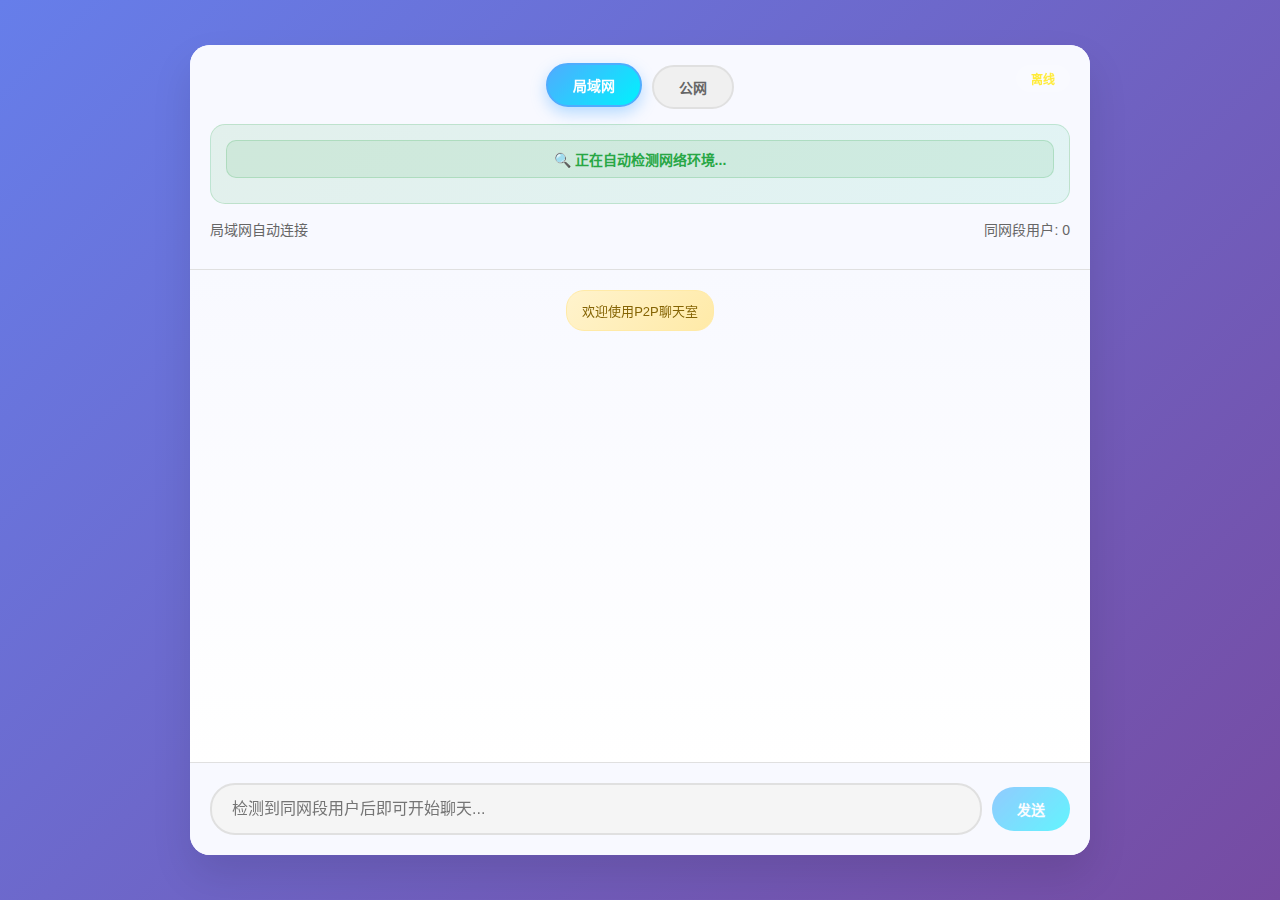
<file: index.html>
<!DOCTYPE html>
<html lang="zh-CN">
<head>
    <meta charset="UTF-8">
    <meta name="viewport" content="width=device-width, initial-scale=1.0">
    <title>P2P聊天室 - 智能自动连接</title>
    <link rel="stylesheet" href="assets/styles.css">
</head>
<body>
    <div class="chat-container">
        <div class="room-section" id="modeSection">
            <div class="section-header">
                <div class="connection-mode">
                    <button class="mode-btn active" id="lanMode" data-mode="lan">局域网</button>
                    <button class="mode-btn" id="internetMode" data-mode="internet">公网</button>
                </div>
                <div class="connection-status status-disconnected" id="connectionStatus">
                    <span class="status-dot"></span>
                    <span class="status-text">离线</span>
                </div>
            </div>
            
            <!-- 局域网模式：自动连接状态 -->
            <div class="auto-connect-info" id="autoConnectInfo">
                <div class="auto-status" id="autoStatus">
                    🔍 正在自动检测网络环境...
                </div>
                
            </div>
            
            <!-- 公网模式：手动输入（默认隐藏） -->
            <div class="manual-connect-info" id="manualConnectInfo" style="display: none;">
                <div class="room-controls">
                    <input type="text" id="roomInput" placeholder="输入房间号..." maxlength="20">
                    <button class="btn btn-primary" id="joinBtn">加入房间</button>
                    <button class="btn btn-secondary" id="leaveBtn" style="display: none;">离开房间</button>
                </div>
            </div>
            
            <div class="room-info">
                <span id="roomInfo">局域网自动连接</span>
                <span id="userCount">同网段用户: 0</span>
            </div>
        </div>

        <div class="chat-messages" id="chatMessages">
            <div class="message message-system">
                欢迎使用P2P聊天室
            </div>
        </div>

        <div class="chat-input">
            <div class="input-group">
                <input type="text" id="messageInput" placeholder="检测到同网段用户后即可开始聊天..." disabled>
                <button class="btn btn-primary" id="sendBtn" disabled>发送</button>
            </div>
        </div>
    </div>

    <script>
        // 页面加载时的模式切换逻辑
        document.addEventListener('DOMContentLoaded', () => {
            const lanMode = document.getElementById('lanMode');
            const internetMode = document.getElementById('internetMode');
            const autoConnectInfo = document.getElementById('autoConnectInfo');
            const manualConnectInfo = document.getElementById('manualConnectInfo');
            const roomInfo = document.getElementById('roomInfo');
            const userCount = document.getElementById('userCount');
            const messageInput = document.getElementById('messageInput');

            // 模式切换函数
            function switchMode(mode) {
                // 更新按钮状态
                document.querySelectorAll('.mode-btn').forEach(btn => btn.classList.remove('active'));
                
                if (mode === 'lan') {
                    lanMode.classList.add('active');
                    // 显示自动连接界面
                    autoConnectInfo.style.display = 'block';
                    manualConnectInfo.style.display = 'none';
                    roomInfo.textContent = '局域网自动连接';
                    userCount.textContent = '同网段用户: 0';
                    messageInput.placeholder = '检测到同网段用户后即可开始聊天...';
                } else {
                    internetMode.classList.add('active');
                    // 显示手动连接界面
                    autoConnectInfo.style.display = 'none';
                    manualConnectInfo.style.display = 'block';
                    roomInfo.textContent = '未连接到房间';
                    userCount.textContent = '在线用户: 0';
                    messageInput.placeholder = '加入房间后即可开始聊天...';
                }
            }

            // 绑定模式切换事件
            lanMode.addEventListener('click', () => switchMode('lan'));
            internetMode.addEventListener('click', () => switchMode('internet'));

            // 默认设置为局域网模式
            switchMode('lan');
        });
    </script>
    <script src="assets/config.js"></script>
    <script src="assets/app.js"></script>
</body>
</html>
</file>
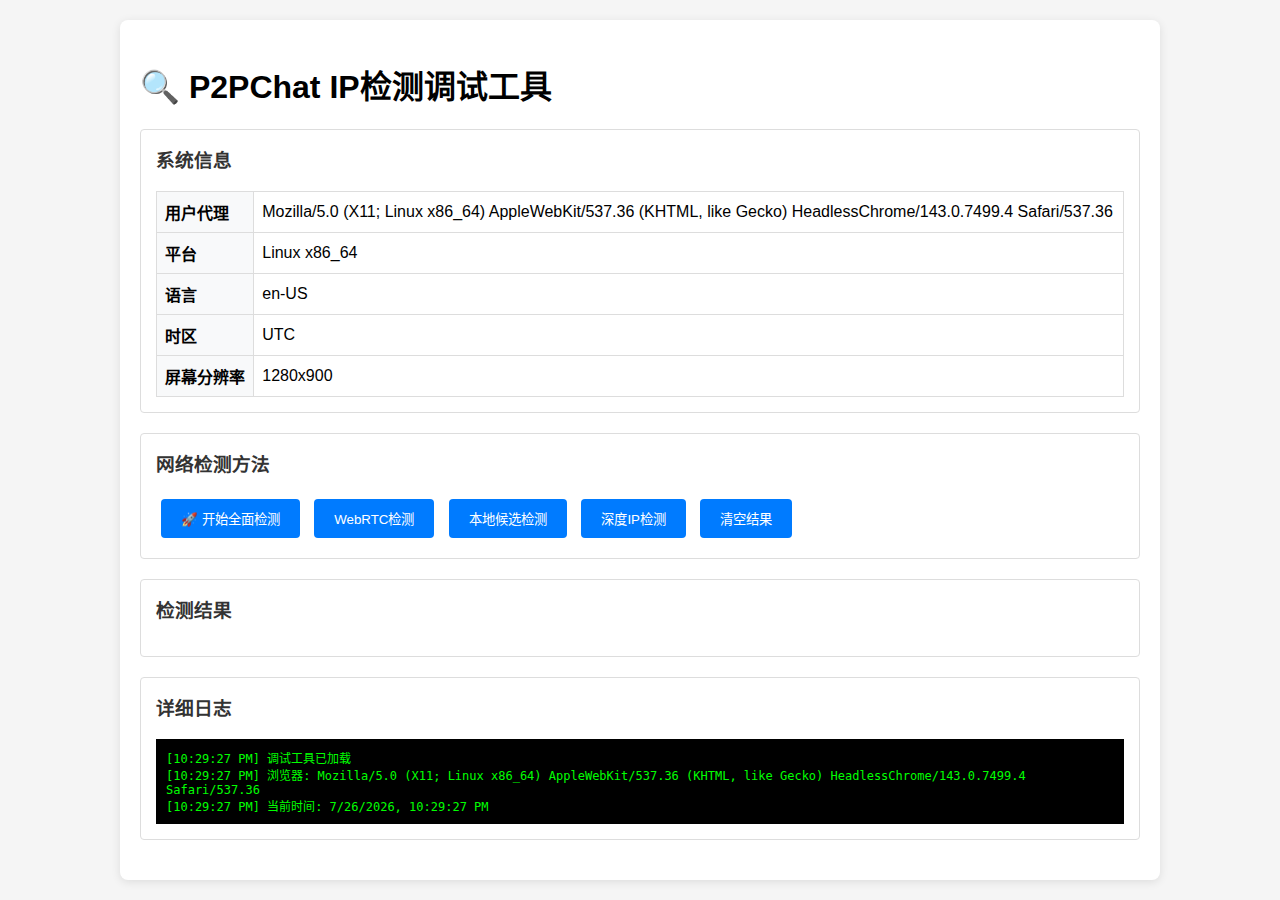
<file: debug_ip.html>
<!DOCTYPE html>
<html lang="zh-CN">
<head>
    <meta charset="UTF-8">
    <meta name="viewport" content="width=device-width, initial-scale=1.0">
    <title>IP检测调试工具</title>
    <style>
        body { font-family: Arial, sans-serif; margin: 20px; background: #f5f5f5; }
        .container { max-width: 1000px; margin: 0 auto; background: white; padding: 20px; border-radius: 8px; box-shadow: 0 2px 10px rgba(0,0,0,0.1); }
        .section { margin: 20px 0; padding: 15px; border: 1px solid #ddd; border-radius: 4px; }
        .section h3 { margin-top: 0; color: #333; }
        .result { background: #f8f9fa; padding: 10px; border-left: 4px solid #007bff; margin: 10px 0; }
        .error { border-left-color: #dc3545; background: #f8d7da; }
        .success { border-left-color: #28a745; background: #d4edda; }
        .warning { border-left-color: #ffc107; background: #fff3cd; }
        button { background: #007bff; color: white; border: none; padding: 10px 20px; margin: 5px; border-radius: 4px; cursor: pointer; }
        button:hover { background: #0056b3; }
        .info-table { width: 100%; border-collapse: collapse; }
        .info-table th, .info-table td { border: 1px solid #ddd; padding: 8px; text-align: left; }
        .info-table th { background: #f8f9fa; }
        #log { max-height: 300px; overflow-y: auto; background: #000; color: #00ff00; padding: 10px; font-family: monospace; font-size: 12px; }
    </style>
</head>
<body>
    <div class="container">
        <h1>🔍 P2PChat IP检测调试工具</h1>
        
        <div class="section">
            <h3>系统信息</h3>
            <table class="info-table">
                <tr><th>用户代理</th><td id="userAgent"></td></tr>
                <tr><th>平台</th><td id="platform"></td></tr>
                <tr><th>语言</th><td id="language"></td></tr>
                <tr><th>时区</th><td id="timezone"></td></tr>
                <tr><th>屏幕分辨率</th><td id="screen"></td></tr>
            </table>
        </div>

        <div class="section">
            <h3>网络检测方法</h3>
            <button onclick="detectAllMethods()">🚀 开始全面检测</button>
            <button onclick="detectWebRTC()">WebRTC检测</button>
            <button onclick="detectLocalCandidates()">本地候选检测</button>
            <button onclick="detectRealIP()">深度IP检测</button>
            <button onclick="clearResults()">清空结果</button>
        </div>

        <div class="section">
            <h3>检测结果</h3>
            <div id="results"></div>
        </div>

        <div class="section">
            <h3>详细日志</h3>
            <div id="log"></div>
        </div>
    </div>

    <script>
        // 初始化系统信息
        document.getElementById('userAgent').textContent = navigator.userAgent;
        document.getElementById('platform').textContent = navigator.platform;
        document.getElementById('language').textContent = navigator.language;
        document.getElementById('timezone').textContent = Intl.DateTimeFormat().resolvedOptions().timeZone;
        document.getElementById('screen').textContent = `${screen.width}x${screen.height}`;

        function log(message) {
            const logDiv = document.getElementById('log');
            const timestamp = new Date().toLocaleTimeString();
            logDiv.innerHTML += `<div>[${timestamp}] ${message}</div>`;
            logDiv.scrollTop = logDiv.scrollHeight;
        }

        function addResult(title, content, type = 'result') {
            const resultsDiv = document.getElementById('results');
            const resultDiv = document.createElement('div');
            resultDiv.className = `result ${type}`;
            resultDiv.innerHTML = `<strong>${title}:</strong><br>${content}`;
            resultsDiv.appendChild(resultDiv);
        }

        function clearResults() {
            document.getElementById('results').innerHTML = '';
            document.getElementById('log').innerHTML = '';
        }

        function isPrivateIP(ip) {
            const parts = ip.split('.').map(Number);
            return (
                (parts[0] === 10) ||
                (parts[0] === 172 && parts[1] >= 16 && parts[1] <= 31) ||
                (parts[0] === 192 && parts[1] === 168) ||
                (parts[0] === 169 && parts[1] === 254)
            );
        }

        async function detectWebRTC() {
            log('开始WebRTC检测...');
            
            try {
                const stunServers = [
                    'stun:stun.qq.com:3478',
                    'stun:stun.miwifi.com:3478',
                    'stun:stun.l.google.com:19302'
                ];

                for (const stunServer of stunServers) {
                    log(`尝试STUN服务器: ${stunServer}`);
                    
                    const ip = await new Promise((resolve, reject) => {
                        const timeout = setTimeout(() => {
                            pc.close();
                            reject(new Error('超时'));
                        }, 8000);

                        const pc = new RTCPeerConnection({
                            iceServers: [{ urls: stunServer }]
                        });

                        pc.createDataChannel('test');
                        
                        pc.onicecandidate = (event) => {
                            if (event.candidate) {
                                const candidate = event.candidate.candidate;
                                log(`收到候选: ${candidate}`);
                                
                                const ipRegex = /(\d+\.\d+\.\d+\.\d+)/g;
                                const matches = candidate.match(ipRegex);
                                
                                if (matches) {
                                    for (const ip of matches) {
                                        log(`发现IP: ${ip} (私有: ${isPrivateIP(ip)})`);
                                        if (isPrivateIP(ip)) {
                                            clearTimeout(timeout);
                                            pc.close();
                                            resolve(ip);
                                            return;
                                        }
                                    }
                                }
                            }
                        };

                        pc.createOffer()
                            .then(offer => pc.setLocalDescription(offer))
                            .catch(reject);
                    });

                    if (ip) {
                        addResult(`WebRTC检测成功 (${stunServer})`, `检测到IP: ${ip}`, 'success');
                        return ip;
                    }
                }
                
                addResult('WebRTC检测', '所有STUN服务器都未返回私有IP', 'warning');
                
            } catch (error) {
                log(`WebRTC检测失败: ${error.message}`);
                addResult('WebRTC检测失败', error.message, 'error');
            }
        }

        async function detectLocalCandidates() {
            log('开始本地候选检测...');
            
            try {
                const result = await new Promise((resolve, reject) => {
                    const timeout = setTimeout(() => {
                        pc.close();
                        reject(new Error('本地候选检测超时'));
                    }, 5000);

                    const pc = new RTCPeerConnection({
                        iceServers: [] // 不使用STUN
                    });

                    pc.createDataChannel('local');
                    const foundIPs = new Set();
                    
                    pc.onicecandidate = (event) => {
                        if (event.candidate) {
                            const candidate = event.candidate.candidate;
                            log(`本地候选: ${candidate}`);
                            
                            const ipRegex = /(\d+\.\d+\.\d+\.\d+)/g;
                            const matches = candidate.match(ipRegex);
                            
                            if (matches) {
                                matches.forEach(ip => {
                                    foundIPs.add(ip);
                                    log(`本地发现IP: ${ip} (私有: ${isPrivateIP(ip)})`);
                                });
                            }
                        } else {
                            // 候选收集完成
                            clearTimeout(timeout);
                            pc.close();
                            
                            const privateIPs = Array.from(foundIPs).filter(isPrivateIP);
                            if (privateIPs.length > 0) {
                                resolve(privateIPs[0]);
                            } else {
                                reject(new Error('未找到私有IP'));
                            }
                        }
                    };

                    pc.createOffer()
                        .then(offer => pc.setLocalDescription(offer))
                        .catch(reject);
                });

                addResult('本地候选检测成功', `检测到IP: ${result}`, 'success');
                return result;
                
            } catch (error) {
                log(`本地候选检测失败: ${error.message}`);
                addResult('本地候选检测失败', error.message, 'error');
            }
        }

        async function detectRealIP() {
            log('开始深度IP检测...');
            
            try {
                const result = await new Promise((resolve, reject) => {
                    const timeout = setTimeout(() => {
                        pc.close();
                        reject(new Error('深度检测超时'));
                    }, 15000);

                    const pc = new RTCPeerConnection({
                        iceServers: [
                            { urls: 'stun:stun.qq.com:3478' },
                            { urls: 'stun:stun.miwifi.com:3478' }
                        ]
                    });

                    pc.createDataChannel('deep');
                    
                    const allCandidates = [];
                    const allIPs = new Set();
                    
                    pc.onicecandidate = (event) => {
                        if (event.candidate) {
                            const candidate = event.candidate.candidate;
                            allCandidates.push(candidate);
                            log(`深度候选: ${candidate}`);
                            
                            const ipRegex = /(\d+\.\d+\.\d+\.\d+)/g;
                            const matches = candidate.match(ipRegex);
                            
                            if (matches) {
                                matches.forEach(ip => allIPs.add(ip));
                            }
                        } else {
                            // 候选收集完成，分析所有IP
                            clearTimeout(timeout);
                            pc.close();
                            
                            log(`总共收集到 ${allCandidates.length} 个候选，${allIPs.size} 个唯一IP`);
                            
                            const privateIPs = Array.from(allIPs).filter(isPrivateIP);
                            const publicIPs = Array.from(allIPs).filter(ip => !isPrivateIP(ip));
                            
                            log(`私有IP: ${privateIPs.join(', ')}`);
                            log(`公网IP: ${publicIPs.join(', ')}`);
                            
                            // 分析最佳IP
                            let bestIP = null;
                            if (privateIPs.length > 0) {
                                // 优先192.168.x.x
                                const homeIPs = privateIPs.filter(ip => ip.startsWith('192.168.'));
                                bestIP = homeIPs.length > 0 ? homeIPs[0] : privateIPs[0];
                            } else if (publicIPs.length > 0) {
                                // 从公网IP推断
                                bestIP = inferPrivateFromPublic(publicIPs[0]);
                            }
                            
                            if (bestIP) {
                                resolve({
                                    ip: bestIP,
                                    analysis: {
                                        totalCandidates: allCandidates.length,
                                        totalIPs: allIPs.size,
                                        privateIPs: privateIPs,
                                        publicIPs: publicIPs
                                    }
                                });
                            } else {
                                reject(new Error('无法确定最佳IP'));
                            }
                        }
                    };

                    pc.createOffer()
                        .then(offer => pc.setLocalDescription(offer))
                        .catch(reject);
                });

                const analysisText = `
                    最佳IP: ${result.ip}<br>
                    总候选数: ${result.analysis.totalCandidates}<br>
                    总IP数: ${result.analysis.totalIPs}<br>
                    私有IP: ${result.analysis.privateIPs.join(', ') || '无'}<br>
                    公网IP: ${result.analysis.publicIPs.join(', ') || '无'}
                `;
                
                addResult('深度IP检测成功', analysisText, 'success');
                return result.ip;
                
            } catch (error) {
                log(`深度检测失败: ${error.message}`);
                addResult('深度IP检测失败', error.message, 'error');
            }
        }

        function inferPrivateFromPublic(publicIP) {
            log(`从公网IP推断私有IP: ${publicIP}`);
            const parts = publicIP.split('.').map(Number);
            
            if (parts[0] >= 112 && parts[0] <= 125) {
                return '192.168.1.100'; // 电信
            } else if (parts[0] >= 183 && parts[0] <= 223) {
                return '192.168.0.100'; // 移动/联通
            } else {
                return '192.168.1.100'; // 默认
            }
        }

        async function detectAllMethods() {
            clearResults();
            log('=== 开始全面IP检测 ===');
            
            addResult('检测开始', '正在运行所有检测方法...', 'warning');
            
            const results = [];
            
            // 方法1: WebRTC
            const webrtcIP = await detectWebRTC();
            if (webrtcIP) results.push({ method: 'WebRTC', ip: webrtcIP });
            
            // 方法2: 本地候选
            const localIP = await detectLocalCandidates();
            if (localIP) results.push({ method: '本地候选', ip: localIP });
            
            // 方法3: 深度检测
            const deepIP = await detectRealIP();
            if (deepIP) results.push({ method: '深度检测', ip: deepIP });
            
            // 汇总结果
            if (results.length > 0) {
                let summary = '<h4>检测汇总:</h4>';
                results.forEach(result => {
                    summary += `<div><strong>${result.method}:</strong> ${result.ip}</div>`;
                });
                
                // 推荐IP
                const recommendedIP = results[0].ip; // 使用第一个成功的方法
                summary += `<div style="margin-top: 10px; font-size: 16px;"><strong>推荐使用:</strong> <span style="color: #007bff;">${recommendedIP}</span></div>`;
                
                addResult('检测完成', summary, 'success');
            } else {
                addResult('检测失败', '所有检测方法都失败了', 'error');
            }
            
            log('=== 全面检测完成 ===');
        }

        // 页面加载完成后自动获取一些基本信息
        window.onload = () => {
            log('调试工具已加载');
            log(`浏览器: ${navigator.userAgent}`);
            log(`当前时间: ${new Date().toLocaleString()}`);
        };
    </script>
</body>
</html>
</file>
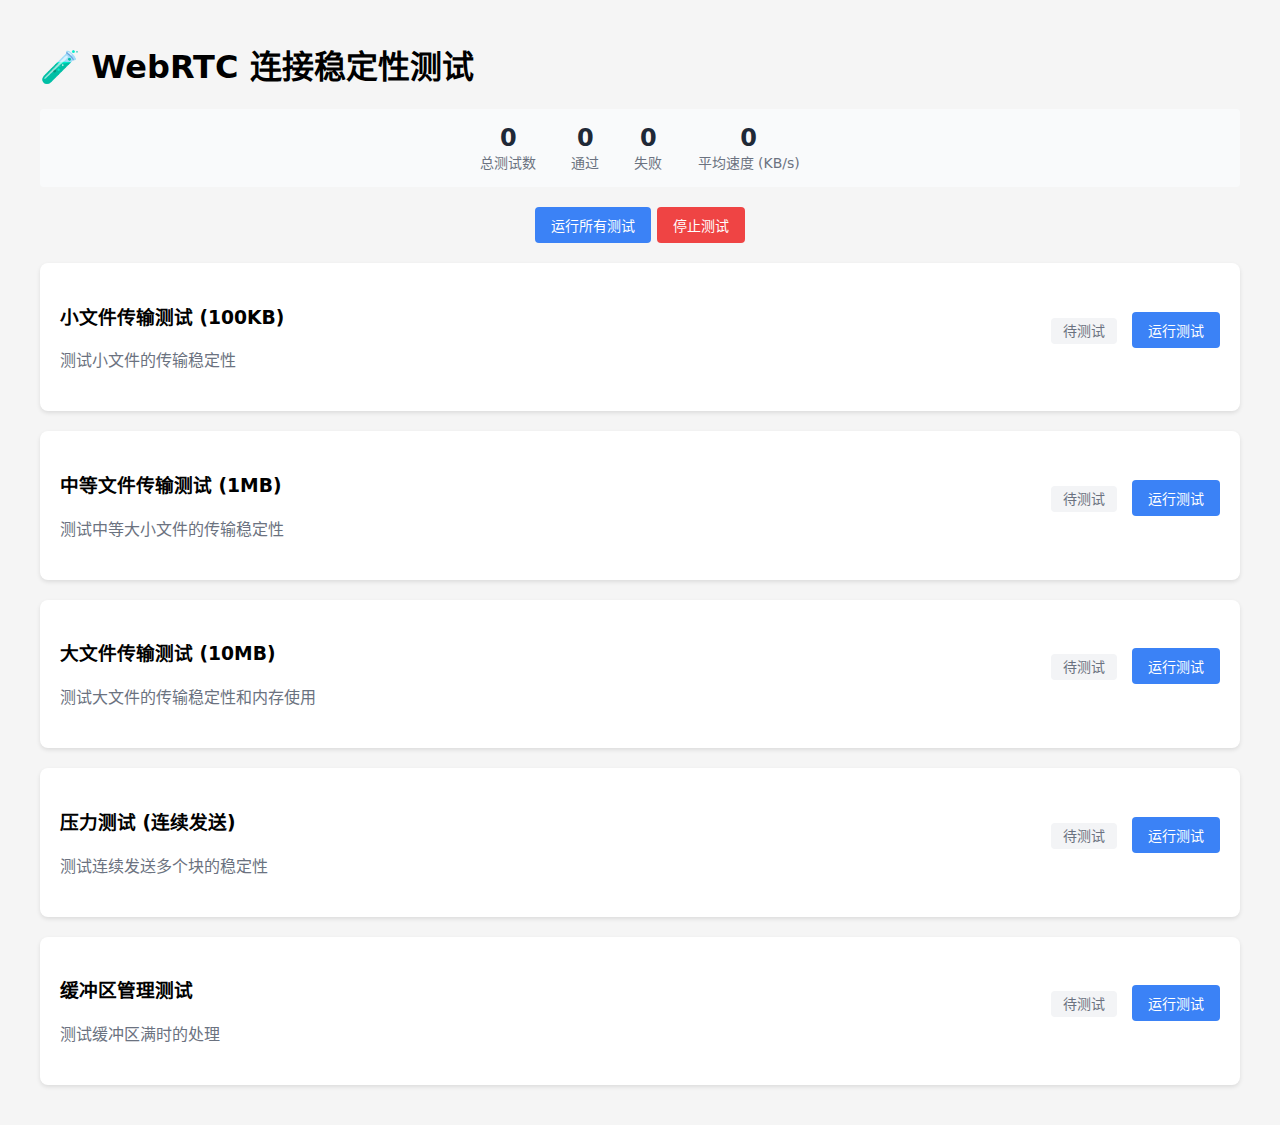
<file: test-connection-stability.html>
<!DOCTYPE html>
<html lang="zh-CN">
<head>
    <meta charset="UTF-8">
    <meta name="viewport" content="width=device-width, initial-scale=1.0">
    <title>连接稳定性测试</title>
    <style>
        body {
            font-family: -apple-system, system-ui, sans-serif;
            max-width: 1200px;
            margin: 0 auto;
            padding: 20px;
            background: #f5f5f5;
        }
        .test-container {
            background: white;
            border-radius: 8px;
            padding: 20px;
            margin-bottom: 20px;
            box-shadow: 0 2px 4px rgba(0,0,0,0.1);
        }
        .test-header {
            display: flex;
            justify-content: space-between;
            align-items: center;
            margin-bottom: 15px;
        }
        .test-status {
            padding: 5px 12px;
            border-radius: 4px;
            font-size: 14px;
            font-weight: 500;
        }
        .status-pending { background: #f3f4f6; color: #6b7280; }
        .status-running { background: #fef3c7; color: #d97706; }
        .status-passed { background: #d1fae5; color: #065f46; }
        .status-failed { background: #fee2e2; color: #991b1b; }
        .test-output {
            background: #f9fafb;
            border: 1px solid #e5e7eb;
            border-radius: 4px;
            padding: 12px;
            font-family: monospace;
            font-size: 13px;
            max-height: 200px;
            overflow-y: auto;
            white-space: pre-wrap;
        }
        .btn {
            padding: 8px 16px;
            border: none;
            border-radius: 4px;
            cursor: pointer;
            font-size: 14px;
            font-weight: 500;
            transition: all 0.2s;
        }
        .btn-primary {
            background: #3b82f6;
            color: white;
        }
        .btn-primary:hover {
            background: #2563eb;
        }
        .btn-danger {
            background: #ef4444;
            color: white;
        }
        .btn-danger:hover {
            background: #dc2626;
        }
        .summary {
            margin-top: 20px;
            padding: 15px;
            background: #f9fafb;
            border-radius: 4px;
            text-align: center;
        }
        .metric {
            display: inline-block;
            margin: 0 15px;
        }
        .metric-value {
            font-size: 24px;
            font-weight: bold;
            color: #1f2937;
        }
        .metric-label {
            font-size: 14px;
            color: #6b7280;
        }
    </style>
</head>
<body>
    <h1>🧪 WebRTC 连接稳定性测试</h1>
    
    <div class="summary">
        <div class="metric">
            <div class="metric-value" id="totalTests">0</div>
            <div class="metric-label">总测试数</div>
        </div>
        <div class="metric">
            <div class="metric-value" id="passedTests">0</div>
            <div class="metric-label">通过</div>
        </div>
        <div class="metric">
            <div class="metric-value" id="failedTests">0</div>
            <div class="metric-label">失败</div>
        </div>
        <div class="metric">
            <div class="metric-value" id="avgSpeed">0</div>
            <div class="metric-label">平均速度 (KB/s)</div>
        </div>
    </div>
    
    <div style="margin: 20px 0; text-align: center;">
        <button class="btn btn-primary" onclick="runAllTests()">运行所有测试</button>
        <button class="btn btn-danger" onclick="stopAllTests()">停止测试</button>
    </div>
    
    <div id="tests"></div>
    
    <script>
        // 测试配置
        const tests = [
            {
                id: 'small-file',
                name: '小文件传输测试 (100KB)',
                description: '测试小文件的传输稳定性',
                fileSize: 100 * 1024,
                chunkSize: 4 * 1024
            },
            {
                id: 'medium-file',
                name: '中等文件传输测试 (1MB)',
                description: '测试中等大小文件的传输稳定性',
                fileSize: 1024 * 1024,
                chunkSize: 4 * 1024
            },
            {
                id: 'large-file',
                name: '大文件传输测试 (10MB)',
                description: '测试大文件的传输稳定性和内存使用',
                fileSize: 10 * 1024 * 1024,
                chunkSize: 4 * 1024
            },
            {
                id: 'stress-test',
                name: '压力测试 (连续发送)',
                description: '测试连续发送多个块的稳定性',
                fileSize: 500 * 1024,
                chunkSize: 1024,
                continuous: true
            },
            {
                id: 'buffer-test',
                name: '缓冲区管理测试',
                description: '测试缓冲区满时的处理',
                fileSize: 2 * 1024 * 1024,
                chunkSize: 16 * 1024,
                noDelay: true
            }
        ];
        
        let activeTests = new Map();
        let testResults = {
            total: 0,
            passed: 0,
            failed: 0,
            speeds: []
        };
        
        // 初始化测试UI
        function initTests() {
            const container = document.getElementById('tests');
            tests.forEach(test => {
                const testDiv = document.createElement('div');
                testDiv.className = 'test-container';
                testDiv.innerHTML = `
                    <div class="test-header">
                        <div>
                            <h3>${test.name}</h3>
                            <p style="color: #6b7280; margin: 5px 0;">${test.description}</p>
                        </div>
                        <div>
                            <span class="test-status status-pending" id="status-${test.id}">待测试</span>
                            <button class="btn btn-primary" onclick="runSingleTest('${test.id}')" style="margin-left: 10px;">
                                运行测试
                            </button>
                        </div>
                    </div>
                    <div class="test-output" id="output-${test.id}" style="display: none;"></div>
                `;
                container.appendChild(testDiv);
            });
        }
        
        // 模拟WebRTC数据通道
        class MockDataChannel {
            constructor(test) {
                this.test = test;
                this.readyState = 'open';
                this.bufferedAmount = 0;
                this.bufferedAmountLowThreshold = 16384;
                this.onbufferedamountlow = null;
                this.closed = false;
                this.sentBytes = 0;
                this.startTime = Date.now();
                
                // 模拟缓冲区处理
                this.processBuffer();
            }
            
            send(data) {
                if (this.closed || this.readyState !== 'open') {
                    throw new Error('Data channel is closed');
                }
                
                // 模拟随机连接问题
                if (Math.random() < 0.01) { // 1% 概率出现问题
                    this.readyState = 'closing';
                    setTimeout(() => {
                        if (!this.closed) {
                            this.readyState = 'open';
                        }
                    }, 100);
                    throw new Error('Connection temporarily unstable');
                }
                
                this.bufferedAmount += data.byteLength;
                this.sentBytes += data.byteLength;
            }
            
            processBuffer() {
                if (this.closed) return;
                
                // 模拟缓冲区消耗
                if (this.bufferedAmount > 0) {
                    const consumed = Math.min(this.bufferedAmount, 32 * 1024);
                    this.bufferedAmount -= consumed;
                    
                    if (this.bufferedAmount < this.bufferedAmountLowThreshold && this.onbufferedamountlow) {
                        this.onbufferedamountlow();
                    }
                }
                
                setTimeout(() => this.processBuffer(), 10);
            }
            
            close() {
                this.closed = true;
                this.readyState = 'closed';
            }
            
            getSpeed() {
                const duration = (Date.now() - this.startTime) / 1000;
                return this.sentBytes / duration / 1024; // KB/s
            }
        }
        
        // 运行单个测试
        async function runSingleTest(testId) {
            const test = tests.find(t => t.id === testId);
            if (!test) return;
            
            const statusEl = document.getElementById(`status-${testId}`);
            const outputEl = document.getElementById(`output-${testId}`);
            
            statusEl.className = 'test-status status-running';
            statusEl.textContent = '运行中...';
            outputEl.style.display = 'block';
            outputEl.textContent = '开始测试...\n';
            
            const log = (msg) => {
                outputEl.textContent += `[${new Date().toLocaleTimeString()}] ${msg}\n`;
                outputEl.scrollTop = outputEl.scrollHeight;
            };
            
            try {
                // 创建模拟数据通道
                const dataChannel = new MockDataChannel(test);
                activeTests.set(testId, dataChannel);
                
                // 模拟文件数据
                const totalChunks = Math.ceil(test.fileSize / test.chunkSize);
                let sentChunks = 0;
                let retries = 0;
                
                log(`文件大小: ${(test.fileSize / 1024).toFixed(1)} KB`);
                log(`块大小: ${test.chunkSize} bytes`);
                log(`总块数: ${totalChunks}`);
                
                // 发送数据
                for (let i = 0; i < totalChunks && dataChannel.readyState !== 'closed'; i++) {
                    const chunk = new Uint8Array(test.chunkSize);
                    
                    // 带重试的发送
                    let sent = false;
                    let attempts = 0;
                    while (!sent && attempts < 5) {
                        try {
                            // 等待缓冲区
                            while (dataChannel.bufferedAmount > 16384) {
                                await new Promise(resolve => setTimeout(resolve, 10));
                            }
                            
                            dataChannel.send(chunk);
                            sentChunks++;
                            sent = true;
                            
                            if (attempts > 0) {
                                log(`块 ${i} 在 ${attempts + 1} 次尝试后发送成功`);
                            }
                        } catch (error) {
                            attempts++;
                            retries++;
                            if (attempts >= 5) {
                                throw new Error(`发送失败: ${error.message}`);
                            }
                            await new Promise(resolve => setTimeout(resolve, 100 * attempts));
                        }
                    }
                    
                    // 进度更新
                    if (sentChunks % 50 === 0 || sentChunks === totalChunks) {
                        const progress = (sentChunks / totalChunks * 100).toFixed(1);
                        const speed = dataChannel.getSpeed();
                        log(`进度: ${progress}% | 速度: ${speed.toFixed(1)} KB/s`);
                    }
                    
                    // 添加延迟（除非是无延迟测试）
                    if (!test.noDelay) {
                        await new Promise(resolve => setTimeout(resolve, test.continuous ? 1 : 20));
                    }
                }
                
                // 测试完成
                const finalSpeed = dataChannel.getSpeed();
                testResults.speeds.push(finalSpeed);
                
                log(`\n测试完成!`);
                log(`总发送: ${(dataChannel.sentBytes / 1024).toFixed(1)} KB`);
                log(`平均速度: ${finalSpeed.toFixed(1)} KB/s`);
                log(`重试次数: ${retries}`);
                log(`成功率: ${((1 - retries / totalChunks) * 100).toFixed(1)}%`);
                
                statusEl.className = 'test-status status-passed';
                statusEl.textContent = '通过';
                testResults.passed++;
                
                dataChannel.close();
            } catch (error) {
                log(`\n错误: ${error.message}`);
                statusEl.className = 'test-status status-failed';
                statusEl.textContent = '失败';
                testResults.failed++;
            } finally {
                activeTests.delete(testId);
                testResults.total++;
                updateSummary();
            }
        }
        
        // 运行所有测试
        async function runAllTests() {
            testResults = { total: 0, passed: 0, failed: 0, speeds: [] };
            
            for (const test of tests) {
                if (activeTests.size > 0) {
                    await new Promise(resolve => setTimeout(resolve, 1000));
                }
                await runSingleTest(test.id);
            }
        }
        
        // 停止所有测试
        function stopAllTests() {
            activeTests.forEach(channel => channel.close());
            activeTests.clear();
        }
        
        // 更新统计信息
        function updateSummary() {
            document.getElementById('totalTests').textContent = testResults.total;
            document.getElementById('passedTests').textContent = testResults.passed;
            document.getElementById('failedTests').textContent = testResults.failed;
            
            if (testResults.speeds.length > 0) {
                const avgSpeed = testResults.speeds.reduce((a, b) => a + b, 0) / testResults.speeds.length;
                document.getElementById('avgSpeed').textContent = avgSpeed.toFixed(1);
            }
        }
        
        // 初始化
        initTests();
    </script>
</body>
</html>
</file>
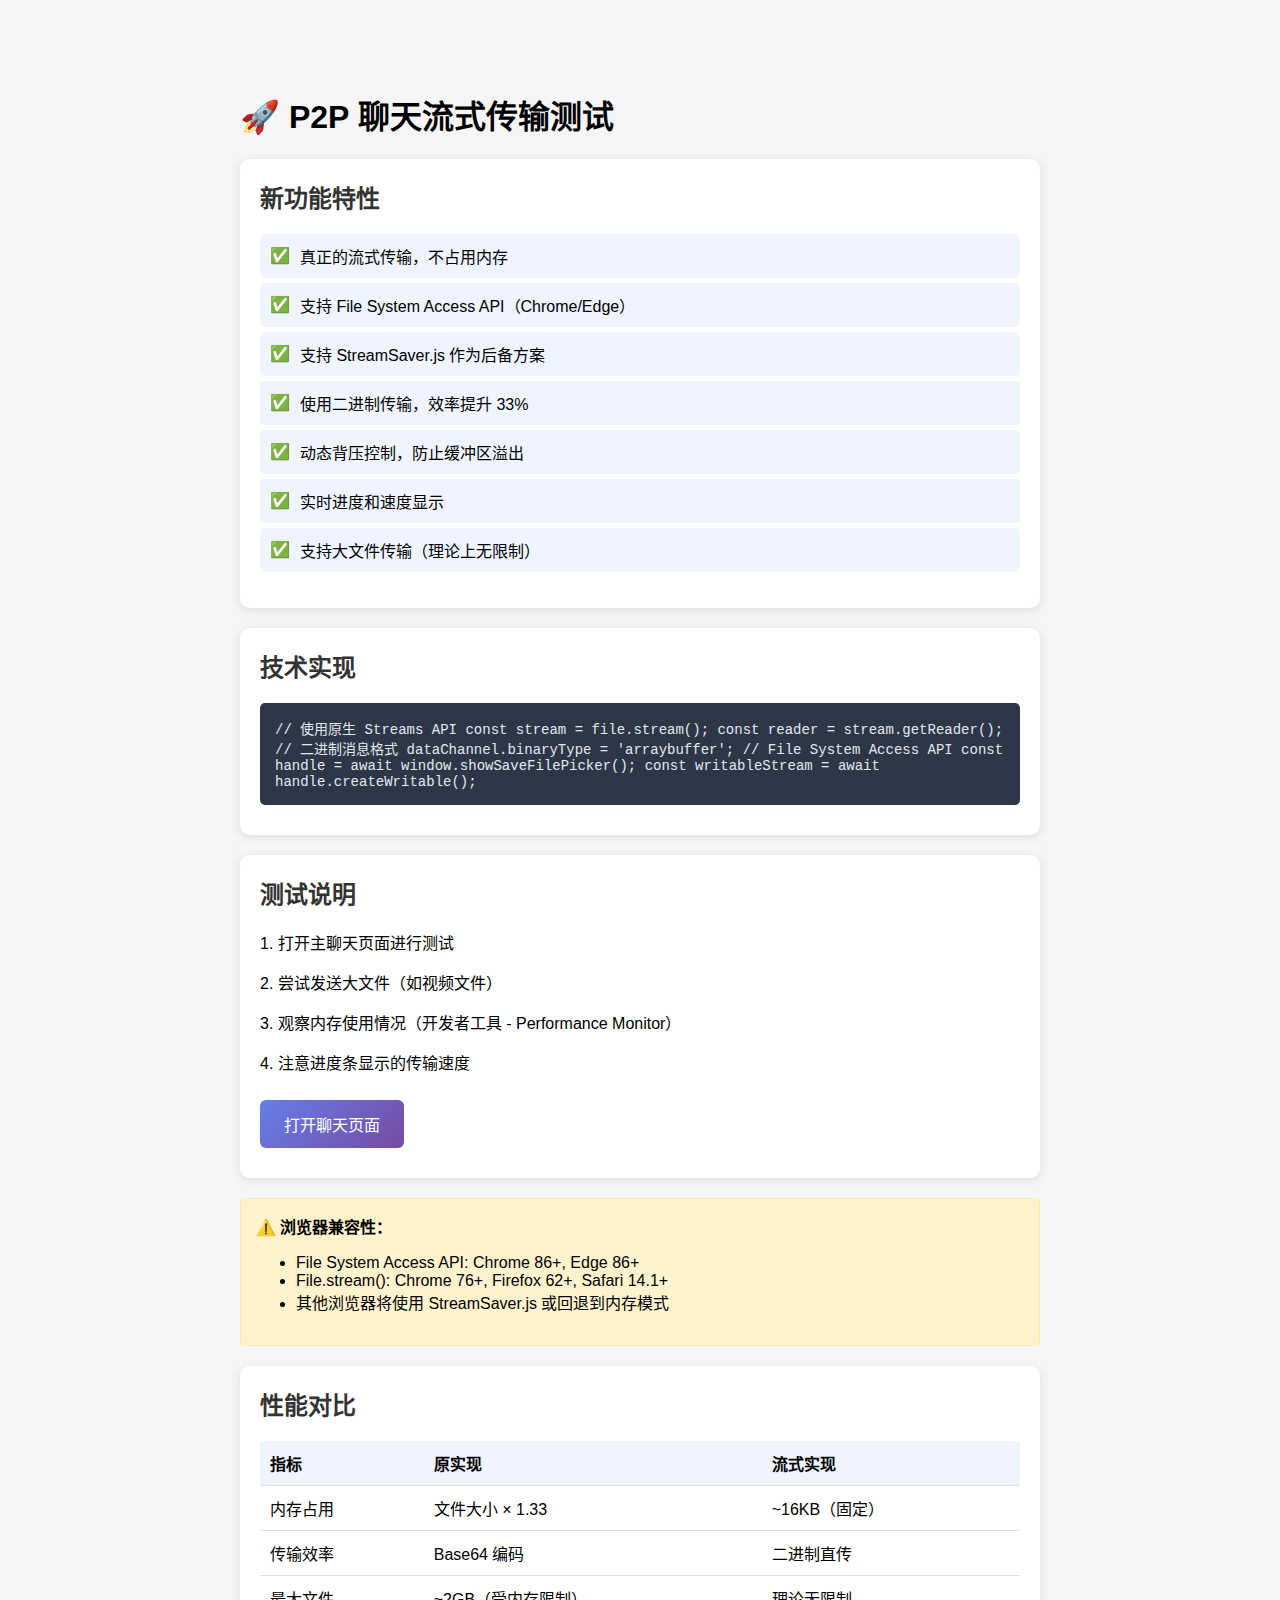
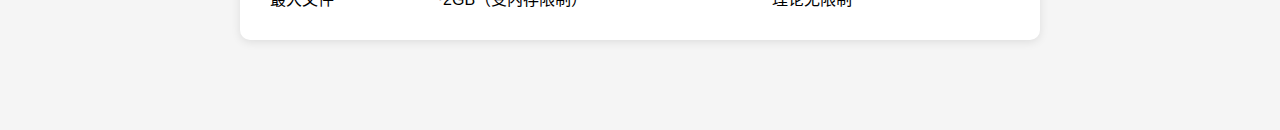
<file: test-stream.html>
<!DOCTYPE html>
<html lang="zh-CN">
<head>
    <meta charset="UTF-8">
    <meta name="viewport" content="width=device-width, initial-scale=1.0">
    <title>流式传输测试</title>
    <style>
        body {
            font-family: -apple-system, BlinkMacSystemFont, 'Segoe UI', 'Roboto', sans-serif;
            max-width: 800px;
            margin: 50px auto;
            padding: 20px;
            background: #f5f5f5;
        }
        
        .test-card {
            background: white;
            border-radius: 10px;
            padding: 20px;
            margin-bottom: 20px;
            box-shadow: 0 2px 10px rgba(0,0,0,0.1);
        }
        
        h2 {
            margin-top: 0;
            color: #333;
        }
        
        .feature-list {
            list-style: none;
            padding: 0;
        }
        
        .feature-list li {
            padding: 10px;
            margin: 5px 0;
            background: #f0f4ff;
            border-radius: 5px;
            display: flex;
            align-items: center;
        }
        
        .feature-list li:before {
            content: '✅';
            margin-right: 10px;
        }
        
        .test-button {
            background: linear-gradient(135deg, #667eea 0%, #764ba2 100%);
            color: white;
            border: none;
            padding: 12px 24px;
            border-radius: 6px;
            font-size: 16px;
            cursor: pointer;
            margin: 10px 0;
            transition: transform 0.2s;
        }
        
        .test-button:hover {
            transform: translateY(-2px);
        }
        
        .warning {
            background: #fff3cd;
            border: 1px solid #ffeaa7;
            padding: 15px;
            border-radius: 5px;
            margin: 20px 0;
        }
        
        .code-block {
            background: #2d3748;
            color: #e2e8f0;
            padding: 15px;
            border-radius: 5px;
            overflow-x: auto;
            font-family: 'Consolas', 'Monaco', monospace;
            font-size: 14px;
            margin: 10px 0;
        }
    </style>
</head>
<body>
    <h1>🚀 P2P 聊天流式传输测试</h1>
    
    <div class="test-card">
        <h2>新功能特性</h2>
        <ul class="feature-list">
            <li>真正的流式传输，不占用内存</li>
            <li>支持 File System Access API（Chrome/Edge）</li>
            <li>支持 StreamSaver.js 作为后备方案</li>
            <li>使用二进制传输，效率提升 33%</li>
            <li>动态背压控制，防止缓冲区溢出</li>
            <li>实时进度和速度显示</li>
            <li>支持大文件传输（理论上无限制）</li>
        </ul>
    </div>
    
    <div class="test-card">
        <h2>技术实现</h2>
        <div class="code-block">
// 使用原生 Streams API
const stream = file.stream();
const reader = stream.getReader();

// 二进制消息格式
dataChannel.binaryType = 'arraybuffer';

// File System Access API
const handle = await window.showSaveFilePicker();
const writableStream = await handle.createWritable();
        </div>
    </div>
    
    <div class="test-card">
        <h2>测试说明</h2>
        <p>1. 打开主聊天页面进行测试</p>
        <p>2. 尝试发送大文件（如视频文件）</p>
        <p>3. 观察内存使用情况（开发者工具 - Performance Monitor）</p>
        <p>4. 注意进度条显示的传输速度</p>
        
        <button class="test-button" onclick="window.location.href='index.html'">
            打开聊天页面
        </button>
    </div>
    
    <div class="warning">
        <strong>⚠️ 浏览器兼容性：</strong>
        <ul>
            <li>File System Access API: Chrome 86+, Edge 86+</li>
            <li>File.stream(): Chrome 76+, Firefox 62+, Safari 14.1+</li>
            <li>其他浏览器将使用 StreamSaver.js 或回退到内存模式</li>
        </ul>
    </div>
    
    <div class="test-card">
        <h2>性能对比</h2>
        <table style="width: 100%; border-collapse: collapse;">
            <tr style="background: #f0f4ff;">
                <th style="padding: 10px; text-align: left;">指标</th>
                <th style="padding: 10px; text-align: left;">原实现</th>
                <th style="padding: 10px; text-align: left;">流式实现</th>
            </tr>
            <tr>
                <td style="padding: 10px; border-top: 1px solid #e0e0e0;">内存占用</td>
                <td style="padding: 10px; border-top: 1px solid #e0e0e0;">文件大小 × 1.33</td>
                <td style="padding: 10px; border-top: 1px solid #e0e0e0;">~16KB（固定）</td>
            </tr>
            <tr>
                <td style="padding: 10px; border-top: 1px solid #e0e0e0;">传输效率</td>
                <td style="padding: 10px; border-top: 1px solid #e0e0e0;">Base64 编码</td>
                <td style="padding: 10px; border-top: 1px solid #e0e0e0;">二进制直传</td>
            </tr>
            <tr>
                <td style="padding: 10px; border-top: 1px solid #e0e0e0;">最大文件</td>
                <td style="padding: 10px; border-top: 1px solid #e0e0e0;">~2GB（受内存限制）</td>
                <td style="padding: 10px; border-top: 1px solid #e0e0e0;">理论无限制</td>
            </tr>
        </table>
    </div>
</body>
</html>
</file>
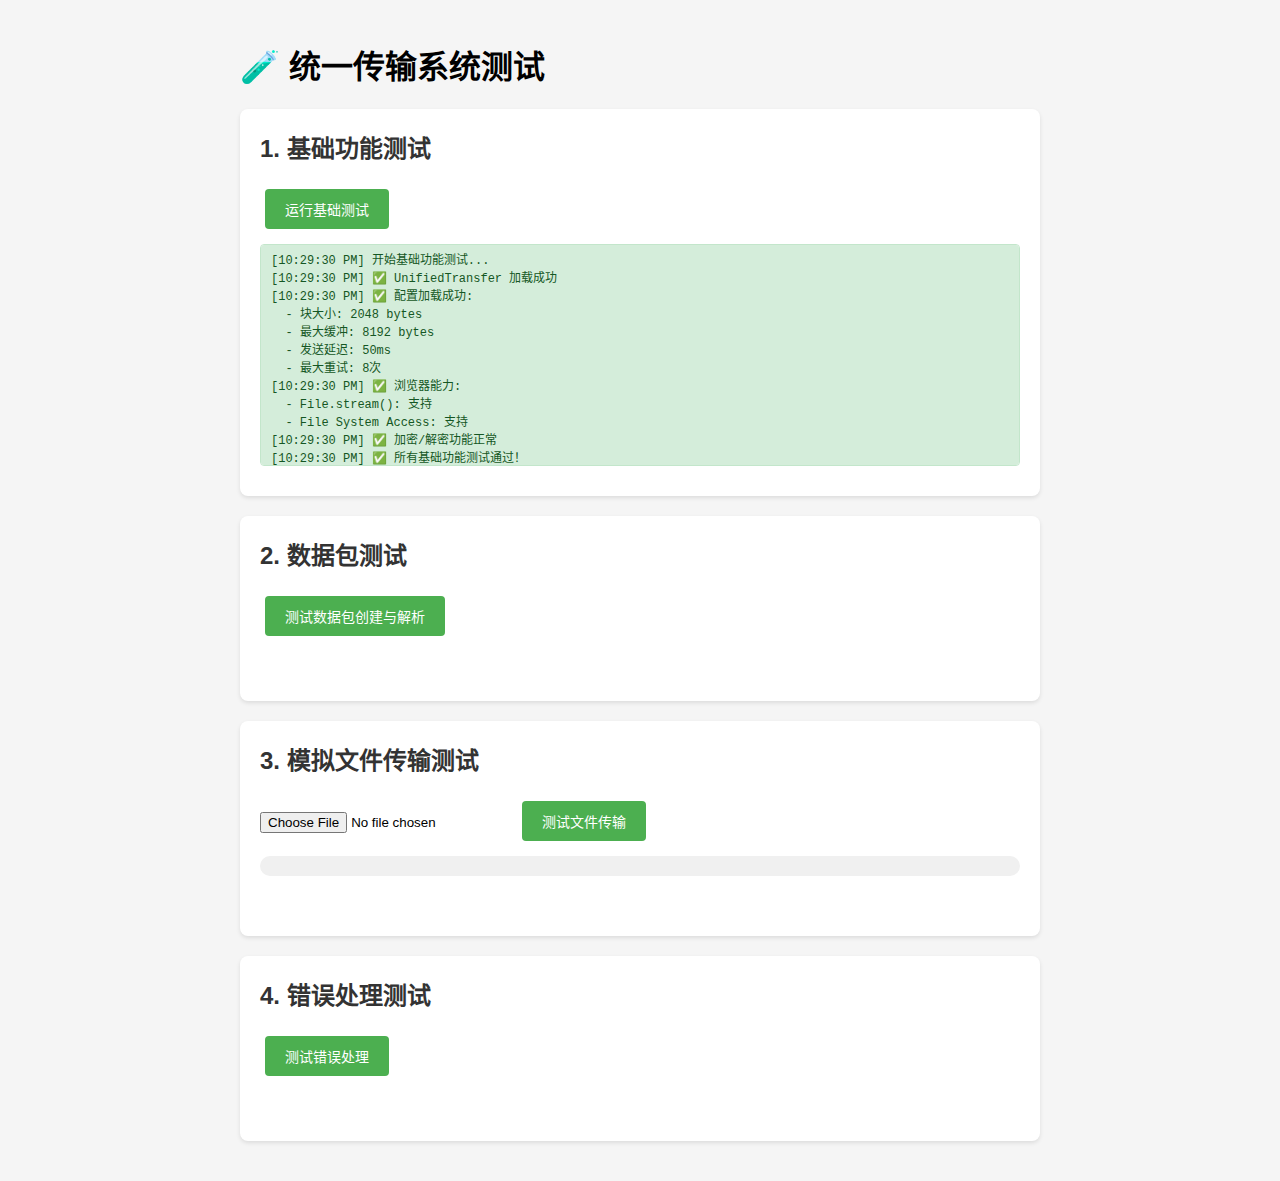
<file: test-unified-transfer.html>
<!DOCTYPE html>
<html lang="zh-CN">
<head>
    <meta charset="UTF-8">
    <meta name="viewport" content="width=device-width, initial-scale=1.0">
    <title>统一传输系统测试</title>
    <style>
        body {
            font-family: Arial, sans-serif;
            max-width: 800px;
            margin: 0 auto;
            padding: 20px;
            background: #f5f5f5;
        }
        .test-section {
            background: white;
            padding: 20px;
            margin: 20px 0;
            border-radius: 8px;
            box-shadow: 0 2px 4px rgba(0,0,0,0.1);
        }
        h2 {
            color: #333;
            margin-top: 0;
        }
        .test-button {
            background: #4CAF50;
            color: white;
            border: none;
            padding: 10px 20px;
            margin: 5px;
            border-radius: 4px;
            cursor: pointer;
            font-size: 14px;
        }
        .test-button:hover {
            background: #45a049;
        }
        .test-button:disabled {
            background: #ccc;
            cursor: not-allowed;
        }
        .result {
            margin: 10px 0;
            padding: 10px;
            border-radius: 4px;
            font-family: monospace;
            font-size: 12px;
            white-space: pre-wrap;
            max-height: 200px;
            overflow-y: auto;
        }
        .success {
            background: #d4edda;
            color: #155724;
            border: 1px solid #c3e6cb;
        }
        .error {
            background: #f8d7da;
            color: #721c24;
            border: 1px solid #f5c6cb;
        }
        .info {
            background: #d1ecf1;
            color: #0c5460;
            border: 1px solid #bee5eb;
        }
        .progress {
            width: 100%;
            height: 20px;
            background: #f0f0f0;
            border-radius: 10px;
            overflow: hidden;
            margin: 10px 0;
        }
        .progress-bar {
            height: 100%;
            background: #4CAF50;
            width: 0%;
            transition: width 0.3s;
        }
        #fileInput {
            margin: 10px 0;
        }
    </style>
</head>
<body>
    <h1>🧪 统一传输系统测试</h1>
    
    <div class="test-section">
        <h2>1. 基础功能测试</h2>
        <button class="test-button" onclick="testBasicFunctions()">运行基础测试</button>
        <div id="basicResult" class="result"></div>
    </div>
    
    <div class="test-section">
        <h2>2. 数据包测试</h2>
        <button class="test-button" onclick="testPacketCreation()">测试数据包创建与解析</button>
        <div id="packetResult" class="result"></div>
    </div>
    
    <div class="test-section">
        <h2>3. 模拟文件传输测试</h2>
        <input type="file" id="fileInput">
        <button class="test-button" onclick="testFileTransfer()">测试文件传输</button>
        <div class="progress">
            <div id="progressBar" class="progress-bar"></div>
        </div>
        <div id="transferResult" class="result"></div>
    </div>
    
    <div class="test-section">
        <h2>4. 错误处理测试</h2>
        <button class="test-button" onclick="testErrorHandling()">测试错误处理</button>
        <div id="errorResult" class="result"></div>
    </div>

    <script src="assets/unified-transfer.js"></script>
    <script>
        function log(elementId, message, type = 'info') {
            const element = document.getElementById(elementId);
            const timestamp = new Date().toLocaleTimeString();
            element.className = `result ${type}`;
            element.textContent += `[${timestamp}] ${message}\n`;
            element.scrollTop = element.scrollHeight;
        }
        
        function clearLog(elementId) {
            document.getElementById(elementId).textContent = '';
        }
        
        // 1. 基础功能测试
        function testBasicFunctions() {
            clearLog('basicResult');
            log('basicResult', '开始基础功能测试...');
            
            try {
                // 测试是否加载成功
                if (window.unifiedTransfer) {
                    log('basicResult', '✅ UnifiedTransfer 加载成功');
                } else {
                    throw new Error('UnifiedTransfer 未加载');
                }
                
                // 测试配置
                const config = window.unifiedTransfer.config;
                log('basicResult', `✅ 配置加载成功:
  - 块大小: ${config.chunkSize} bytes
  - 最大缓冲: ${config.maxBuffered} bytes
  - 发送延迟: ${config.sendDelay}ms
  - 最大重试: ${config.maxRetries}次`);
                
                // 测试能力检测
                const caps = window.unifiedTransfer.capabilities;
                log('basicResult', `✅ 浏览器能力:
  - File.stream(): ${caps.fileStream ? '支持' : '不支持'}
  - File System Access: ${caps.fileSystemAccess ? '支持' : '不支持'}`);
                
                // 测试加密功能
                const testData = new Uint8Array([1, 2, 3, 4, 5]);
                const encrypted = window.unifiedTransfer.encryptDecrypt(testData, config.secretKey);
                const decrypted = window.unifiedTransfer.encryptDecrypt(encrypted, config.secretKey);
                
                if (testData.every((val, idx) => val === decrypted[idx])) {
                    log('basicResult', '✅ 加密/解密功能正常');
                } else {
                    throw new Error('加密/解密测试失败');
                }
                
                log('basicResult', '✅ 所有基础功能测试通过！', 'success');
                
            } catch (error) {
                log('basicResult', `❌ 测试失败: ${error.message}`, 'error');
            }
        }
        
        // 2. 数据包测试
        function testPacketCreation() {
            clearLog('packetResult');
            log('packetResult', '开始数据包测试...');
            
            try {
                const ut = window.unifiedTransfer;
                
                // 测试数据
                const testData = new Uint8Array([72, 101, 108, 108, 111]); // "Hello"
                const fileId = '1752466001924-testfile123';
                const chunkIndex = 42;
                const type = 1;
                
                log('packetResult', `创建测试数据包:
  - 类型: ${type}
  - 文件ID: ${fileId}
  - 块索引: ${chunkIndex}
  - 数据: [${Array.from(testData).join(', ')}]`);
                
                // 创建数据包
                const packet = ut.createPacket(type, fileId, chunkIndex, testData);
                log('packetResult', `✅ 数据包创建成功，大小: ${packet.byteLength} bytes`);
                
                // 解析数据包
                const parsed = ut.parsePacket(packet);
                log('packetResult', `✅ 数据包解析成功:
  - 类型: ${parsed.type}
  - 文件ID: ${parsed.fileId}
  - 块索引: ${parsed.chunkIndex}
  - 数据长度: ${parsed.data.length} bytes`);
                
                // 验证
                if (parsed.type === type && 
                    parsed.fileId === fileId && 
                    parsed.chunkIndex === chunkIndex &&
                    parsed.data.length === testData.length) {
                    log('packetResult', '✅ 数据包完整性验证通过！', 'success');
                } else {
                    throw new Error('数据包验证失败');
                }
                
            } catch (error) {
                log('packetResult', `❌ 测试失败: ${error.message}`, 'error');
            }
        }
        
        // 3. 文件传输测试
        async function testFileTransfer() {
            clearLog('transferResult');
            const fileInput = document.getElementById('fileInput');
            const progressBar = document.getElementById('progressBar');
            
            if (!fileInput.files.length) {
                log('transferResult', '❌ 请先选择一个文件', 'error');
                return;
            }
            
            const file = fileInput.files[0];
            log('transferResult', `开始传输文件: ${file.name} (${(file.size / 1024).toFixed(2)} KB)`);
            
            try {
                // 创建模拟数据通道
                const mockChannel = {
                    readyState: 'open',
                    bufferedAmount: 0,
                    send: function(data) {
                        // 模拟发送延迟
                        this.bufferedAmount += data.byteLength;
                        setTimeout(() => {
                            this.bufferedAmount = Math.max(0, this.bufferedAmount - data.byteLength);
                        }, 10);
                        
                        // 模拟接收
                        setTimeout(() => {
                            window.unifiedTransfer.handlePacket(data);
                        }, 20);
                    }
                };
                
                // 先创建接收器
                const fileMetadata = {
                    fileId: Date.now() + '-test',
                    fileName: file.name,
                    fileSize: file.size,
                    fileType: file.type
                };
                
                log('transferResult', '创建接收器...');
                await window.unifiedTransfer.startReceiving(
                    fileMetadata,
                    (progress, speed) => {
                        progressBar.style.width = progress + '%';
                        log('transferResult', `接收进度: ${progress.toFixed(2)}% | 速度: ${(speed / 1024).toFixed(2)} KB/s`);
                    },
                    () => {
                        log('transferResult', '✅ 文件接收完成！', 'success');
                    },
                    (error) => {
                        log('transferResult', `❌ 接收错误: ${error.message}`, 'error');
                    }
                );
                
                // 开始发送
                log('transferResult', '开始发送...');
                await window.unifiedTransfer.startSending(
                    file,
                    fileMetadata.fileId,
                    mockChannel,
                    (progress, speed) => {
                        log('transferResult', `发送进度: ${progress.toFixed(2)}% | 速度: ${(speed / 1024).toFixed(2)} KB/s`);
                    },
                    () => {
                        log('transferResult', '✅ 文件发送完成！', 'success');
                    },
                    (error) => {
                        log('transferResult', `❌ 发送错误: ${error.message}`, 'error');
                    }
                );
                
            } catch (error) {
                log('transferResult', `❌ 测试失败: ${error.message}`, 'error');
            }
        }
        
        // 4. 错误处理测试
        async function testErrorHandling() {
            clearLog('errorResult');
            log('errorResult', '开始错误处理测试...');
            
            try {
                const ut = window.unifiedTransfer;
                
                // 测试1: 无效数据包
                log('errorResult', '测试1: 解析无效数据包');
                try {
                    ut.parsePacket(new ArrayBuffer(10));
                    log('errorResult', '❌ 应该抛出错误但没有', 'error');
                } catch (error) {
                    log('errorResult', `✅ 正确捕获错误: ${error.message}`);
                }
                
                // 测试2: 关闭的通道
                log('errorResult', '\n测试2: 使用关闭的通道');
                const closedChannel = {
                    readyState: 'closed',
                    bufferedAmount: 0,
                    send: () => { throw new Error('Channel closed'); }
                };
                
                const testFile = new File(['test'], 'test.txt');
                try {
                    await ut.startSending(
                        testFile,
                        'test-id',
                        closedChannel,
                        () => {},
                        () => {},
                        (error) => {
                            log('errorResult', `✅ 正确处理通道关闭: ${error.message}`);
                        }
                    );
                } catch (error) {
                    log('errorResult', `✅ 捕获预期错误: ${error.message}`);
                }
                
                // 测试3: 缓冲区超时
                log('errorResult', '\n测试3: 缓冲区超时');
                const slowChannel = {
                    readyState: 'open',
                    bufferedAmount: 100000, // 大缓冲量
                    send: () => {}
                };
                
                // 临时减少超时时间以加快测试
                const originalMaxAttempts = 200;
                ut.waitForBuffer = function(dataChannel) {
                    return new Promise((resolve, reject) => {
                        setTimeout(() => reject(new Error('Buffer wait timeout')), 100);
                    });
                };
                
                try {
                    await ut.startSending(
                        testFile,
                        'test-id-2',
                        slowChannel,
                        () => {},
                        () => {},
                        (error) => {
                            log('errorResult', `✅ 正确处理缓冲区超时: ${error.message}`);
                        }
                    );
                } catch (error) {
                    log('errorResult', `✅ 捕获超时错误: ${error.message}`);
                }
                
                log('errorResult', '\n✅ 所有错误处理测试通过！', 'success');
                
            } catch (error) {
                log('errorResult', `❌ 测试失败: ${error.message}`, 'error');
            }
        }
        
        // 页面加载时运行基础测试
        window.onload = () => {
            testBasicFunctions();
        };
    </script>
</body>
</html>
</file>
<file: assets/styles.css>
* {
    margin: 0;
    padding: 0;
    box-sizing: border-box;
}

body {
    font-family: 'Segoe UI', Tahoma, Geneva, Verdana, sans-serif;
    background: linear-gradient(135deg, #667eea 0%, #764ba2 100%);
    height: 100vh;
    display: flex;
    justify-content: center;
    align-items: center;
}

.chat-container {
    width: 90%;
    max-width: 800px;
    height: 90vh;
    background: rgba(255, 255, 255, 0.95);
    border-radius: 20px;
    box-shadow: 0 20px 40px rgba(0, 0, 0, 0.1);
    display: flex;
    flex-direction: column;
    overflow: hidden;
    backdrop-filter: blur(10px);
}

.chat-header {
    background: linear-gradient(135deg, #4facfe 0%, #00f2fe 100%);
    color: white;
    padding: 20px;
    text-align: center;
    position: relative;
}

.connection-status {
    position: absolute;
    top: 20px;
    right: 20px;
    padding: 5px 15px;
    border-radius: 15px;
    font-size: 12px;
    font-weight: bold;
}

.status-disconnected {
    background: rgba(255, 255, 255, 0.2);
    color: #ffeb3b;
}

.status-connected {
    background: rgba(76, 175, 80, 0.8);
    color: white;
}

.status-p2p {
    background: rgba(76, 175, 80, 1);
    color: white;
    animation: pulse 2s infinite;
}

@keyframes pulse {
    0% { transform: scale(1); }
    50% { transform: scale(1.05); }
    100% { transform: scale(1); }
}

.room-section {
    padding: 20px;
    background: #f8f9ff;
    border-bottom: 1px solid #e0e0e0;
}

.connection-mode {
    display: flex;
    gap: 10px;
    margin-bottom: 15px;
    justify-content: center;
}

.mode-btn {
    padding: 10px 25px;
    background: #f0f0f0;
    border: 2px solid #e0e0e0;
    border-radius: 25px;
    cursor: pointer;
    font-size: 14px;
    font-weight: bold;
    transition: all 0.3s;
    color: #666;
    position: relative;
}

.mode-btn.active {
    background: linear-gradient(135deg, #4facfe 0%, #00f2fe 100%);
    color: white;
    border-color: #4facfe;
    transform: translateY(-2px);
    box-shadow: 0 6px 15px rgba(79, 172, 254, 0.4);
}

.mode-btn:hover:not(.active) {
    background: #e8e8e8;
    border-color: #ccc;
    transform: translateY(-1px);
}

/* 新增：自动连接信息样式 */
.auto-connect-info {
    margin-bottom: 15px;
    background: linear-gradient(135deg, rgba(40, 167, 69, 0.1) 0%, rgba(32, 201, 151, 0.1) 100%);
    border: 1px solid rgba(40, 167, 69, 0.2);
    border-radius: 15px;
    padding: 15px;
    animation: fadeIn 0.3s ease-in;
}

.auto-status {
    text-align: center;
    font-size: 14px;
    font-weight: bold;
    color: #28a745;
    margin-bottom: 10px;
    padding: 8px 15px;
    background: rgba(40, 167, 69, 0.1);
    border-radius: 10px;
    border: 1px solid rgba(40, 167, 69, 0.2);
}

.manual-connect-info {
    margin-bottom: 15px;
    background: rgba(79, 172, 254, 0.1);
    border: 1px solid rgba(79, 172, 254, 0.2);
    border-radius: 15px;
    padding: 15px;
    animation: fadeIn 0.3s ease-in;
}

.room-controls {
    display: flex;
    gap: 10px;
    margin-bottom: 15px;
    flex-wrap: wrap;
    justify-content: center;
}

.room-controls input {
    flex: 1;
    min-width: 200px;
    padding: 12px 15px;
    border: 2px solid #e0e0e0;
    border-radius: 25px;
    outline: none;
    font-size: 14px;
    transition: all 0.3s;
}

.room-controls input:focus {
    border-color: #4facfe;
    box-shadow: 0 0 0 3px rgba(79, 172, 254, 0.1);
}

.btn {
    padding: 12px 25px;
    border: none;
    border-radius: 25px;
    cursor: pointer;
    font-weight: bold;
    transition: all 0.3s;
    font-size: 14px;
    position: relative;
    overflow: hidden;
}

.btn:disabled {
    opacity: 0.6;
    cursor: not-allowed;
    transform: none !important;
}

.btn-primary {
    background: linear-gradient(135deg, #4facfe 0%, #00f2fe 100%);
    color: white;
}

.btn-primary:hover:not(:disabled) {
    transform: translateY(-2px);
    box-shadow: 0 8px 20px rgba(79, 172, 254, 0.4);
}

.btn-primary:active {
    transform: translateY(0);
}

.btn-secondary {
    background: #6c757d;
    color: white;
}

.btn-secondary:hover:not(:disabled) {
    background: #5a6268;
    transform: translateY(-2px);
}

/* 新增：自动检测按钮特殊样式 */
#autoDetectBtn {
    background: linear-gradient(135deg, #28a745 0%, #20c997 100%);
    font-size: 15px;
    padding: 14px 30px;
    position: relative;
}

#autoDetectBtn:hover:not(:disabled) {
    box-shadow: 0 8px 20px rgba(40, 167, 69, 0.4);
}

#autoDetectBtn:disabled {
    background: linear-gradient(135deg, #6c757d 0%, #5a6268 100%);
}

.room-info {
    display: flex;
    justify-content: space-between;
    align-items: center;
    font-size: 14px;
    color: #666;
    margin-bottom: 10px;
}

/* 新增：网络信息样式 */
.network-info {
    background: rgba(40, 167, 69, 0.1);
    border: 1px solid rgba(40, 167, 69, 0.2);
    border-radius: 10px;
    padding: 10px;
    margin-top: 10px;
}

.network-detail {
    display: flex;
    justify-content: space-between;
    align-items: center;
    margin-bottom: 5px;
    font-size: 12px;
}

.network-detail:last-child {
    margin-bottom: 0;
}

.network-label {
    color: #666;
    font-weight: bold;
}

.network-value {
    color: #28a745;
    font-family: monospace;
    background: rgba(40, 167, 69, 0.1);
    padding: 2px 8px;
    border-radius: 8px;
}

.chat-messages {
    flex: 1;
    overflow-y: auto;
    padding: 20px;
    display: flex;
    flex-direction: column;
    gap: 15px;
    background: linear-gradient(to bottom, #f8f9ff, #fff);
}

/* 自定义滚动条 */
.chat-messages::-webkit-scrollbar {
    width: 6px;
}

.chat-messages::-webkit-scrollbar-track {
    background: #f1f1f1;
    border-radius: 3px;
}

.chat-messages::-webkit-scrollbar-thumb {
    background: #c1c1c1;
    border-radius: 3px;
}

.chat-messages::-webkit-scrollbar-thumb:hover {
    background: #a1a1a1;
}

.message {
    max-width: 70%;
    padding: 12px 18px;
    border-radius: 18px;
    word-wrap: break-word;
    animation: fadeIn 0.3s ease-in;
    position: relative;
}

.message-sent {
    align-self: flex-end;
    background: linear-gradient(135deg, #4facfe 0%, #00f2fe 100%);
    color: white;
    box-shadow: 0 2px 10px rgba(79, 172, 254, 0.3);
}

.message-received {
    align-self: flex-start;
    background: #f1f3f4;
    color: #333;
    border: 1px solid #e0e0e0;
}

.message-system {
    align-self: center;
    background: linear-gradient(135deg, #fff3cd 0%, #ffeaa7 100%);
    color: #856404;
    font-size: 13px;
    padding: 10px 15px;
    border: 1px solid #ffeaa7;
    max-width: 90%;
    text-align: center;
}

.message-time {
    font-size: 10px;
    opacity: 0.7;
    margin-top: 5px;
    text-align: right;
}

.message-sent .message-time {
    color: rgba(255, 255, 255, 0.8);
}

.chat-input {
    padding: 20px;
    background: #f8f9ff;
    border-top: 1px solid #e0e0e0;
}

.input-group {
    display: flex;
    gap: 10px;
    align-items: center;
}

.input-group input {
    flex: 1;
    padding: 15px 20px;
    border: 2px solid #e0e0e0;
    border-radius: 25px;
    outline: none;
    font-size: 16px;
    transition: all 0.3s;
    background: white;
}

.input-group input:focus {
    border-color: #4facfe;
    box-shadow: 0 0 0 3px rgba(79, 172, 254, 0.1);
}

.input-group input:disabled {
    background: #f5f5f5;
    color: #999;
}

@keyframes fadeIn {
    from { 
        opacity: 0; 
        transform: translateY(10px); 
    }
    to { 
        opacity: 1; 
        transform: translateY(0); 
    }
}

/* 新增：重试按钮样式 */
.retry-btn {
    background: linear-gradient(135deg, #fd7e14 0%, #e67e22 100%);
    color: white;
    border: none;
    border-radius: 20px;
    padding: 10px 25px;
    font-size: 14px;
    font-weight: bold;
    cursor: pointer;
    transition: all 0.3s;
    margin: 10px auto;
    display: block;
}

.retry-btn:hover {
    background: linear-gradient(135deg, #e67e22 0%, #d35400 100%);
    transform: translateY(-2px);
    box-shadow: 0 5px 15px rgba(230, 126, 34, 0.4);
}

.retry-btn:active {
    transform: translateY(0);
}

/* 改进自动状态样式 */
.auto-status {
    text-align: center;
    font-size: 14px;
    font-weight: bold;
    color: #28a745;
    margin-bottom: 10px;
    padding: 8px 15px;
    background: rgba(40, 167, 69, 0.1);
    border-radius: 10px;
    border: 1px solid rgba(40, 167, 69, 0.2);
    transition: all 0.3s ease;
}

/* 错误状态样式 */
.auto-status.error {
    color: #dc3545;
    background: rgba(220, 53, 69, 0.1);
    border-color: rgba(220, 53, 69, 0.2);
}

/* 警告状态样式 */
.auto-status.warning {
    color: #fd7e14;
    background: rgba(253, 126, 20, 0.1);
    border-color: rgba(253, 126, 20, 0.2);
}

/* 加载动画增强 */
.auto-status.loading::after {
    content: "";
    display: inline-block;
    width: 12px;
    height: 12px;
    margin-left: 8px;
    border: 2px solid transparent;
    border-top: 2px solid currentColor;
    border-radius: 50%;
    animation: spin 1s linear infinite;
}

/* 响应式设计 */
@media (max-width: 768px) {
    .chat-container {
        width: 95%;
        height: 95vh;
        border-radius: 15px;
    }
    
    .connection-mode {
        flex-direction: column;
        gap: 8px;
    }
    
    .mode-btn {
        width: 100%;
    }
    
    .room-controls {
        flex-direction: column;
    }
    
    .room-controls input {
        min-width: unset;
    }
    
    .message {
        max-width: 85%;
    }
    
    .room-info {
        flex-direction: column;
        gap: 5px;
        text-align: center;
    }
    
    .network-info {
        font-size: 11px;
    }
    
    .input-group {
        gap: 8px;
    }
    
    .input-group input {
        font-size: 14px;
        padding: 12px 16px;
    }
    
    .btn {
        padding: 10px 20px;
        font-size: 13px;
    }
    
    #autoDetectBtn {
        padding: 12px 25px;
        font-size: 14px;
    }
}

@media (max-width: 480px) {
    .chat-header {
        padding: 15px;
    }
    
    .chat-header h1 {
        font-size: 1.5rem;
    }
    
    .connection-status {
        position: static;
        margin-top: 10px;
        display: inline-block;
    }
    
    .room-section {
        padding: 15px;
    }
    
    .chat-messages {
        padding: 15px;
    }
    
    .chat-input {
        padding: 15px;
    }
}

/* 高分辨率屏幕优化 */
@media (min-width: 1200px) {
    .chat-container {
        max-width: 900px;
    }
    
    .message {
        max-width: 60%;
    }
}

/* 深色模式支持（可选） */
@media (prefers-color-scheme: dark) {
    .chat-container {
        background: rgba(30, 30, 30, 0.95);
        color: #e0e0e0;
    }
    
    .room-section,
    .chat-input {
        background: #2a2a2a;
        border-color: #404040;
    }
    
    .chat-messages {
        background: linear-gradient(to bottom, #2a2a2a, #1e1e1e);
    }
    
    .message-received {
        background: #404040;
        color: #e0e0e0;
        border-color: #555;
    }
    
    .mode-desc {
        background: rgba(79, 172, 254, 0.2);
        border-color: rgba(79, 172, 254, 0.3);
        color: #b0b0b0;
    }
}
</file>
